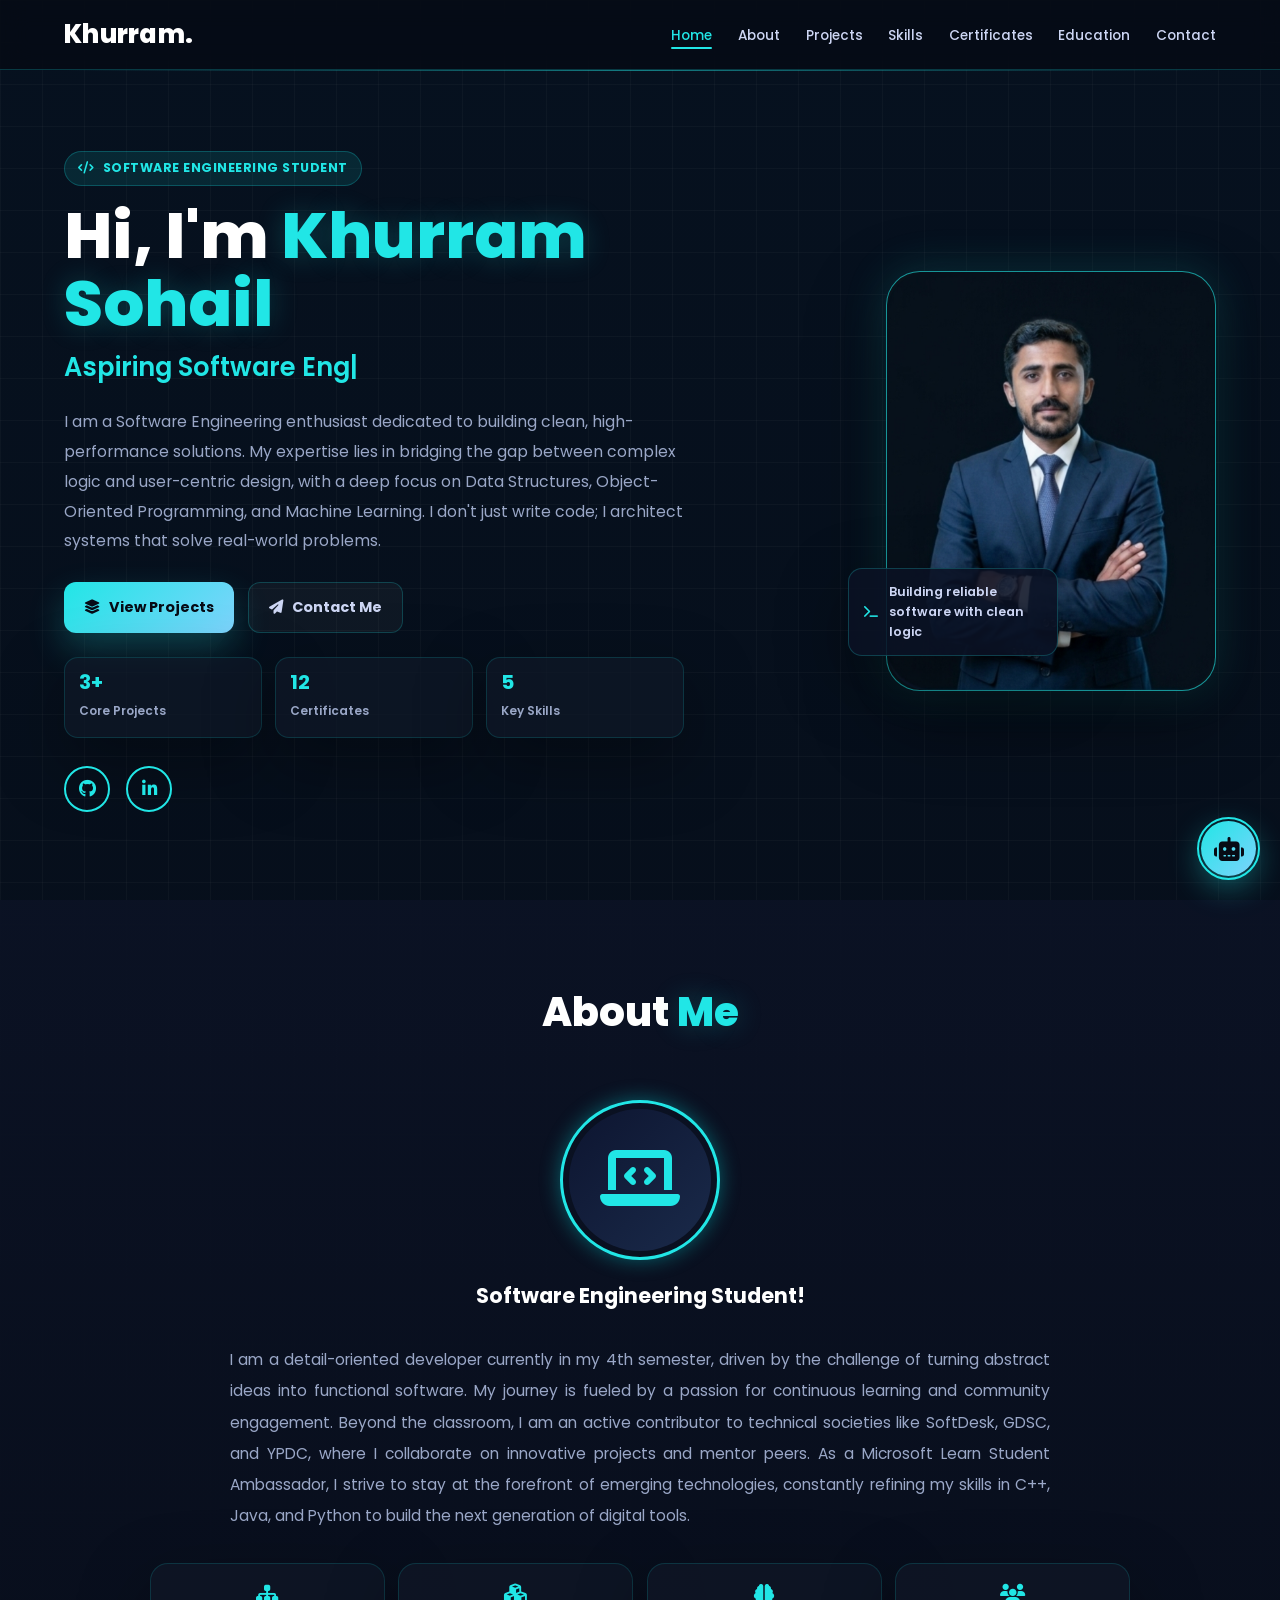
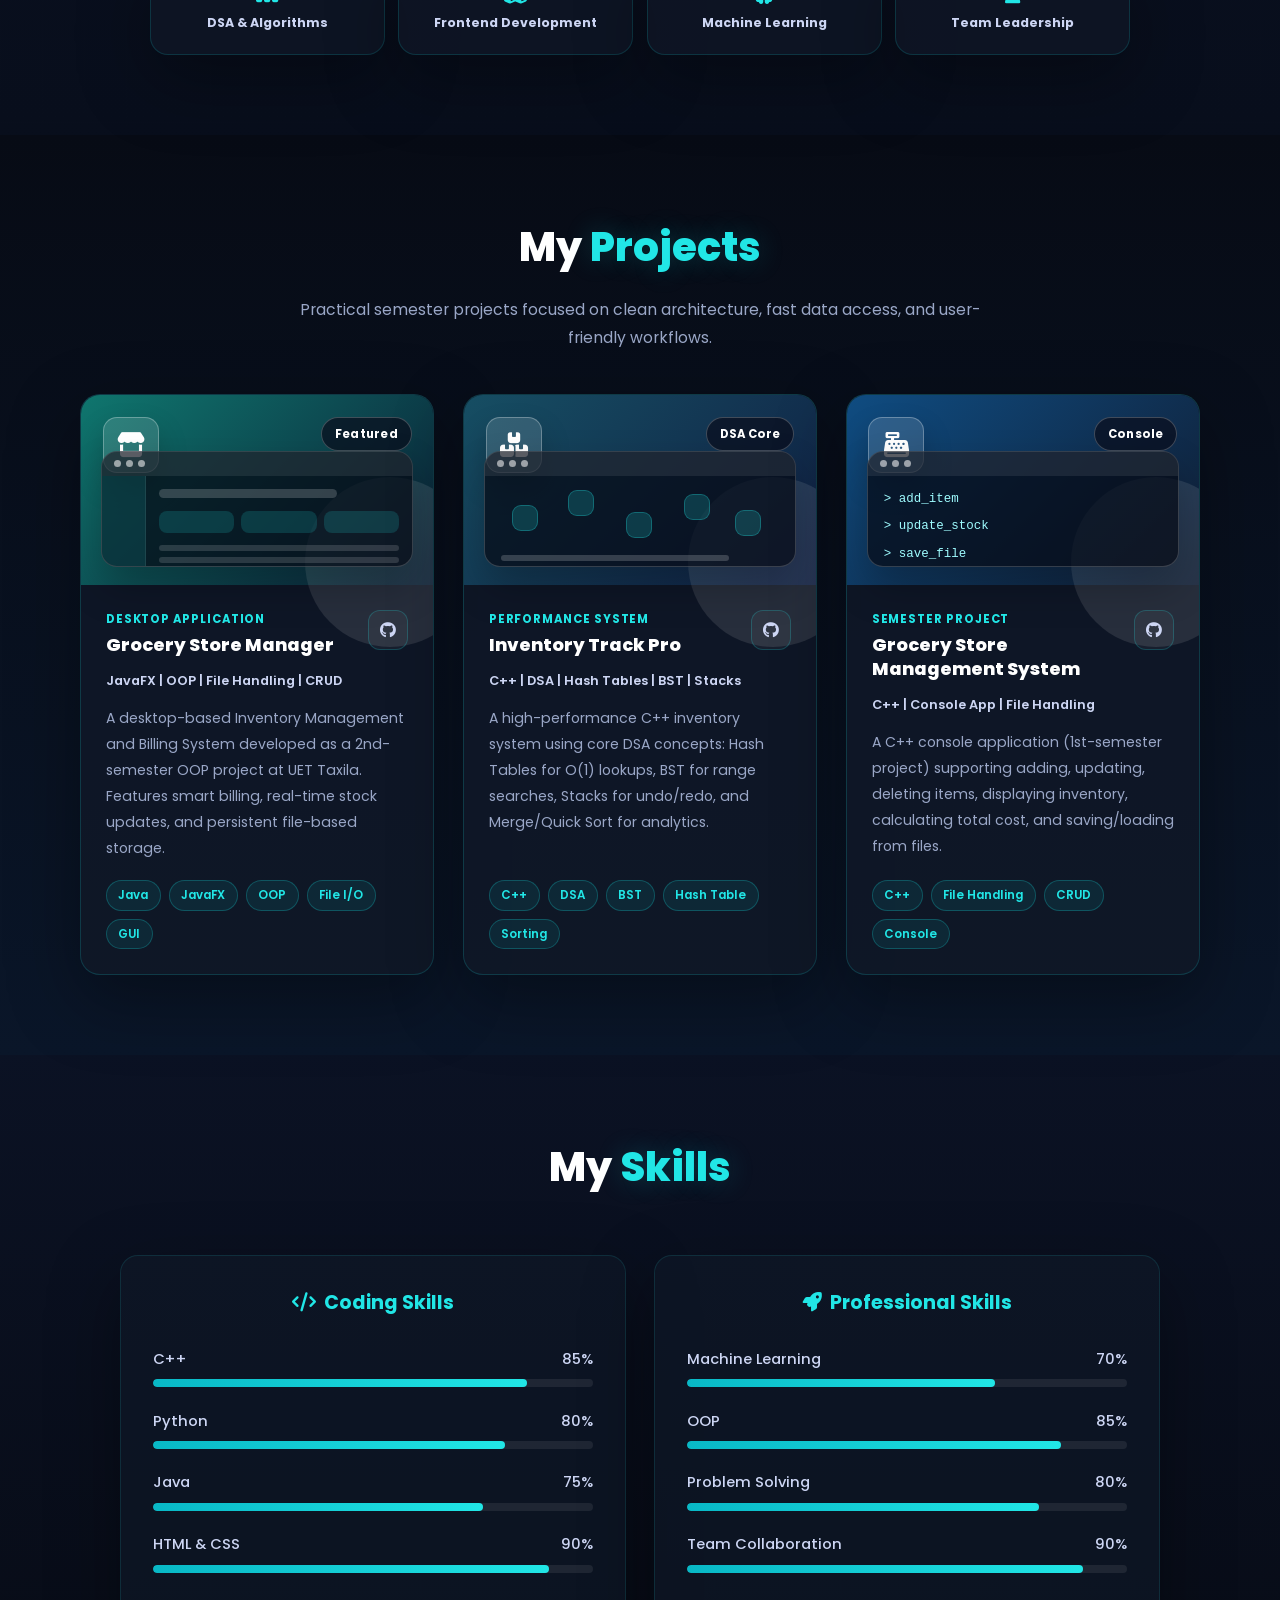
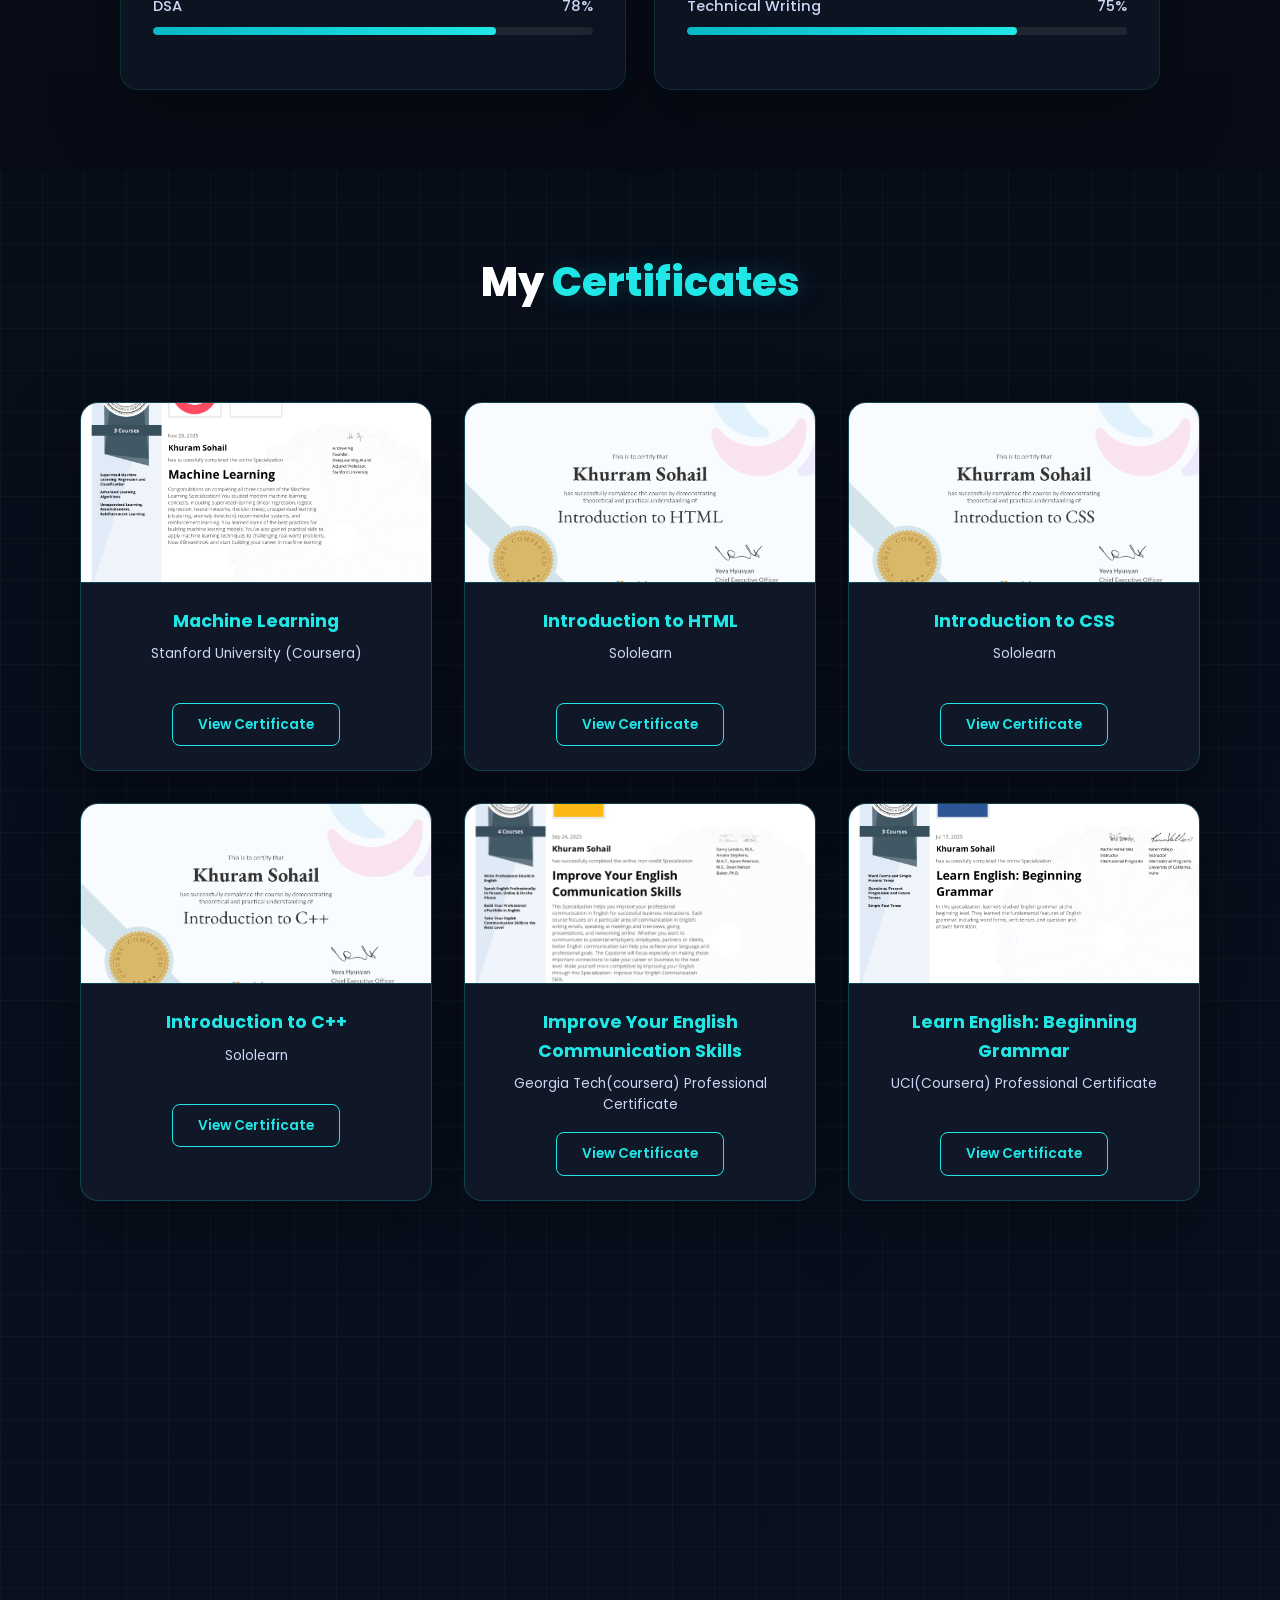
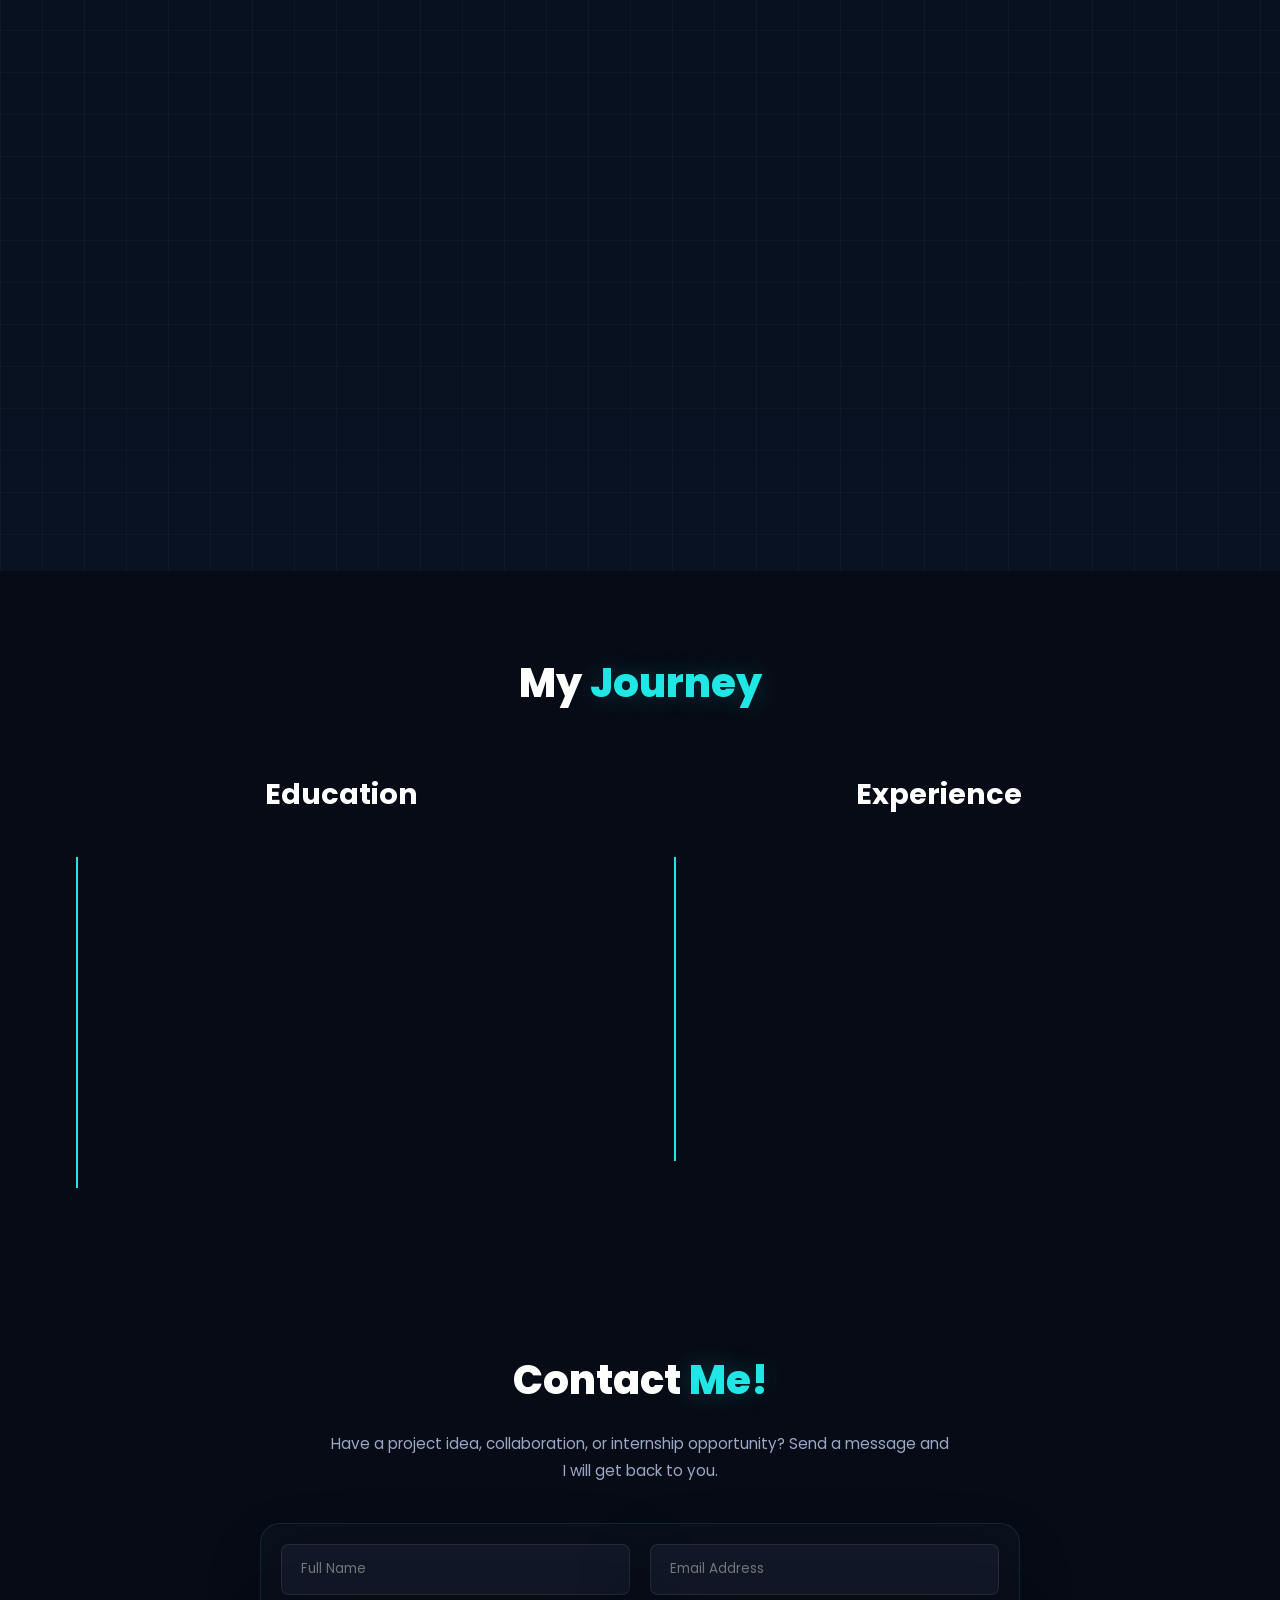
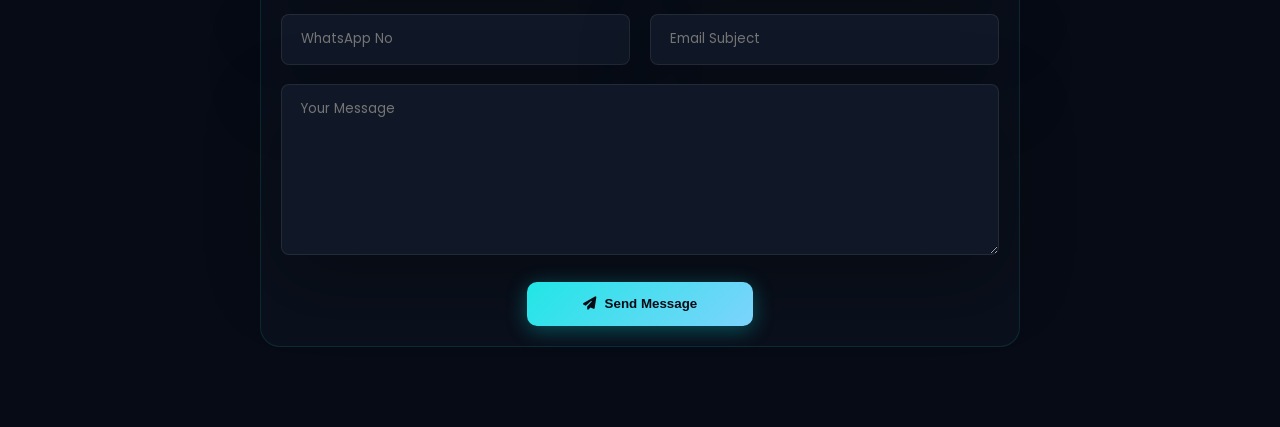
<file: index.html>
<!DOCTYPE html>
<html lang="en">
<head>
  <meta charset="UTF-8" />
  <meta name="viewport" content="width=device-width, initial-scale=1.0"/>
  <meta name="description" content="Khurram Sohail portfolio - Software Engineering student focused on C++, Java, Python, DSA, OOP, Machine Learning, and practical software projects." />
  <title>Khurram Sohail | Portfolio</title>
  <link rel="stylesheet" href="stylesheet.css" />
  <link href="https://fonts.googleapis.com/css2?family=Poppins:wght@300;400;500;600;700;800&display=swap" rel="stylesheet"/>
  <link rel="stylesheet" href="https://cdnjs.cloudflare.com/ajax/libs/font-awesome/6.5.0/css/all.min.css"/>
</head>
<body>

  <nav class="navbar" id="navbar">
    <div class="nav-logo">Khurram.</div>
    <ul class="nav-links">
      <li><a href="#home"         class="nav-link active">Home</a></li>
      <li><a href="#about"        class="nav-link">About</a></li>
      <li><a href="#projects"     class="nav-link">Projects</a></li>
      <li><a href="#skills"       class="nav-link">Skills</a></li>
      <li><a href="#certificates" class="nav-link">Certificates</a></li>
      <li><a href="#education"    class="nav-link">Education</a></li>
      <li><a href="#contact"      class="nav-link">Contact</a></li>
    </ul>
    <button class="hamburger" id="hamburger" type="button" aria-label="Open navigation menu" aria-expanded="false">
      <span></span><span></span><span></span>
    </button>
  </nav>

  <section class="home" id="home">
    <div class="home-content">
      <p class="availability-pill"><i class="fas fa-code"></i> Software Engineering Student</p>
      <h1>Hi, I'm <span class="highlight">Khurram Sohail</span></h1>
      <h2 class="typing-wrapper">
        <span id="typed-text"></span><span class="cursor">|</span>
      </h2>
      <p class="home-desc">
        I am a Software Engineering enthusiast dedicated to building clean, high-performance solutions. My expertise lies in bridging the gap between complex logic and user-centric design, with a deep focus on Data Structures, Object-Oriented Programming, and Machine Learning. I don't just write code; I architect systems that solve real-world problems.
      </p>
      <div class="hero-actions">
        <a href="#projects" class="primary-btn"><i class="fas fa-layer-group"></i> View Projects</a>
        <a href="#contact" class="secondary-btn"><i class="fas fa-paper-plane"></i> Contact Me</a>
      </div>
      <div class="hero-stats" aria-label="Portfolio highlights">
        <div class="stat-card">
          <strong>3+</strong>
          <span>Core Projects</span>
        </div>
        <div class="stat-card">
          <strong>12</strong>
          <span>Certificates</span>
        </div>
        <div class="stat-card">
          <strong>5</strong>
          <span>Key Skills</span>
        </div>
      </div>
      <div class="social-icons">
        <a href="https://github.com/KhuramSohail56" target="_blank" class="social-btn" title="GitHub">
          <i class="fab fa-github"></i>
        </a>
        <a href="https://www.linkedin.com/in/khurram-sohail-34046832a/" target="_blank" class="social-btn" title="LinkedIn">
          <i class="fab fa-linkedin-in"></i>
        </a>
      </div>
    </div>
   <div class="home-img">
      <div class="profile-card-note">
        <i class="fas fa-terminal"></i>
        <span>Building reliable software with clean logic</span>
      </div>
      <div class="img-box">
        <img src="khur.jpeg" alt="Khurram Sohail Profile Picture" />
      </div>
    </div>
  </section>

  <section class="about" id="about">
    <h2 class="section-heading">About <span class="highlight">Me</span></h2>
    <div class="about-container">
      <div class="about-avatar">
        <div class="avatar-ring">
          <div class="avatar-inner">
            <span class="avatar-emoji"><i class="fas fa-laptop-code"></i></span>
          </div>
        </div>
        <h3 class="about-title">Software Engineering Student!</h3>
      </div>
      <p class="about-text">
        I am a detail-oriented developer currently in my 4th semester, driven by the challenge of turning abstract ideas into functional software. My journey is fueled by a passion for continuous learning and community engagement. Beyond the classroom, I am an active contributor to technical societies like SoftDesk, GDSC, and YPDC, where I collaborate on innovative projects and mentor peers.

        As a Microsoft Learn Student Ambassador, I strive to stay at the forefront of emerging technologies, constantly refining my skills in C++, Java, and Python to build the next generation of digital tools.
      </p>
      <div class="about-highlights">
        <div class="about-highlight">
          <i class="fas fa-sitemap"></i>
          <span>DSA & Algorithms</span>
        </div>
        <div class="about-highlight">
          <i class="fas fa-cubes"></i>
          <span>Frontend Development</span>
        </div>
        <div class="about-highlight">
          <i class="fas fa-brain"></i>
          <span>Machine Learning</span>
        </div>
        <div class="about-highlight">
          <i class="fas fa-users"></i>
          <span>Team Leadership</span>
        </div>
      </div>
    </div>
  </section>

  <section class="projects" id="projects">
    <h2 class="section-heading">My <span class="highlight">Projects</span></h2>
    <p class="projects-intro">
      Practical semester projects focused on clean architecture, fast data access, and user-friendly workflows.
    </p>
    <div class="projects-grid">

      <div class="project-card">
        <div class="project-visual project-visual-java">
          <div class="project-thumb">
            <div class="thumb-topbar"><span></span><span></span><span></span></div>
            <div class="thumb-dashboard">
              <div class="thumb-sidebar"></div>
              <div class="thumb-main">
                <div class="thumb-line wide"></div>
                <div class="thumb-metrics">
                  <span></span><span></span><span></span>
                </div>
                <div class="thumb-table">
                  <span></span><span></span><span></span>
                </div>
              </div>
            </div>
          </div>
          <div class="project-icon"><i class="fas fa-store"></i></div>
          <span class="project-status">Featured</span>
        </div>
        <div class="project-body">
          <div class="project-header">
            <div>
              <p class="project-kicker">Desktop Application</p>
              <h3 class="project-title">Grocery Store Manager</h3>
            </div>
            <a class="project-link" href="https://github.com/KhuramSohail56/Grocery-Store-Manager-JavaFX" target="_blank" aria-label="View Grocery Store Manager on GitHub">
              <i class="fab fa-github"></i>
            </a>
          </div>
          <p class="project-sub">JavaFX | OOP | File Handling | CRUD</p>
          <p class="project-desc">A desktop-based Inventory Management and Billing System developed as a 2nd-semester OOP project at UET Taxila. Features smart billing, real-time stock updates, and persistent file-based storage.</p>
          <div class="project-tags">
            <span>Java</span><span>JavaFX</span><span>OOP</span><span>File I/O</span><span>GUI</span>
          </div>
        </div>
      </div>

      <div class="project-card">
        <div class="project-visual project-visual-dsa">
          <div class="project-thumb">
            <div class="thumb-topbar"><span></span><span></span><span></span></div>
            <div class="thumb-nodes">
              <span></span><span></span><span></span><span></span><span></span>
            </div>
            <div class="thumb-code">
              <span></span><span></span><span></span>
            </div>
          </div>
          <div class="project-icon"><i class="fas fa-boxes"></i></div>
          <span class="project-status">DSA Core</span>
        </div>
        <div class="project-body">
          <div class="project-header">
            <div>
              <p class="project-kicker">Performance System</p>
              <h3 class="project-title">Inventory Track Pro</h3>
            </div>
            <a class="project-link" href="https://github.com/KhuramSohail56/Inventory-Track-Pro-DSA" target="_blank" aria-label="View Inventory Track Pro on GitHub"><i class="fab fa-github"></i></a>
          </div>
          <p class="project-sub">C++ | DSA | Hash Tables | BST | Stacks</p>
          <p class="project-desc">A high-performance C++ inventory system using core DSA concepts: Hash Tables for O(1) lookups, BST for range searches, Stacks for undo/redo, and Merge/Quick Sort for analytics.</p>
          <div class="project-tags">
            <span>C++</span><span>DSA</span><span>BST</span><span>Hash Table</span><span>Sorting</span>
          </div>
        </div>
      </div>

      <div class="project-card">
        <div class="project-visual project-visual-cpp">
          <div class="project-thumb">
            <div class="thumb-topbar"><span></span><span></span><span></span></div>
            <div class="thumb-terminal">
              <span>&gt; add_item</span>
              <span>&gt; update_stock</span>
              <span>&gt; save_file</span>
            </div>
          </div>
          <div class="project-icon"><i class="fas fa-cash-register"></i></div>
          <span class="project-status">Console</span>
        </div>
        <div class="project-body">
          <div class="project-header">
            <div>
              <p class="project-kicker">Semester Project</p>
              <h3 class="project-title">Grocery Store Management System</h3>
            </div>
            <a class="project-link" href="https://github.com/KhuramSohail56/Grocery-Store-Management-System" target="_blank" aria-label="View Grocery Store Management System on GitHub"><i class="fab fa-github"></i></a>
          </div>
          <p class="project-sub">C++ | Console App | File Handling</p>
          <p class="project-desc">A C++ console application (1st-semester project) supporting adding, updating, deleting items, displaying inventory, calculating total cost, and saving/loading from files.</p>
          <div class="project-tags">
            <span>C++</span><span>File Handling</span><span>CRUD</span><span>Console</span>
          </div>
        </div>
      </div>

    </div>
  </section>

  <section class="skills" id="skills">
    <h2 class="section-heading">My <span class="highlight">Skills</span></h2>
    <div class="skills-grid">
      <div class="skills-col">
        <h3 class="skills-col-title"><span><i class="fas fa-code"></i></span> Coding Skills</h3>
        <div class="skill-item">
          <div class="skill-info"><span>C++</span><span>85%</span></div>
          <div class="skill-bar"><div class="skill-fill" data-width="85"></div></div>
        </div>
        <div class="skill-item">
          <div class="skill-info"><span>Python</span><span>80%</span></div>
          <div class="skill-bar"><div class="skill-fill" data-width="80"></div></div>
        </div>
        <div class="skill-item">
          <div class="skill-info"><span>Java</span><span>75%</span></div>
          <div class="skill-bar"><div class="skill-fill" data-width="75"></div></div>
        </div>
        <div class="skill-item">
          <div class="skill-info"><span>HTML &amp; CSS</span><span>90%</span></div>
          <div class="skill-bar"><div class="skill-fill" data-width="90"></div></div>
        </div>
        <div class="skill-item">
          <div class="skill-info"><span>DSA</span><span>78%</span></div>
          <div class="skill-bar"><div class="skill-fill" data-width="78"></div></div>
        </div>
      </div>
      <div class="skills-col">
        <h3 class="skills-col-title"><span><i class="fas fa-rocket"></i></span> Professional Skills</h3>
        <div class="skill-item">
          <div class="skill-info"><span>Machine Learning</span><span>70%</span></div>
          <div class="skill-bar"><div class="skill-fill" data-width="70"></div></div>
        </div>
        <div class="skill-item">
          <div class="skill-info"><span>OOP</span><span>85%</span></div>
          <div class="skill-bar"><div class="skill-fill" data-width="85"></div></div>
        </div>
        <div class="skill-item">
          <div class="skill-info"><span>Problem Solving</span><span>80%</span></div>
          <div class="skill-bar"><div class="skill-fill" data-width="80"></div></div>
        </div>
        <div class="skill-item">
          <div class="skill-info"><span>Team Collaboration</span><span>90%</span></div>
          <div class="skill-bar"><div class="skill-fill" data-width="90"></div></div>
        </div>
        <div class="skill-item">
          <div class="skill-info"><span>Technical Writing</span><span>75%</span></div>
          <div class="skill-bar"><div class="skill-fill" data-width="75"></div></div>
        </div>
      </div>
    </div>
  </section>
  
  <section class="certificates" id="certificates">
    <h2 class="section-heading">My <span class="highlight">Certificates</span></h2>
    <div class="cert-container">
      
      <div class="cert-card">
        <div class="cert-img">
          <img src="16-1.png" alt="Machine Learning">
          <div class="cert-content">
            <h4>Machine Learning</h4>
            <p>Stanford University (Coursera)</p>
            <a href="16-1.png" class="view-btn">View Certificate</a>
          </div>
        </div>
      </div>
      <div class="cert-card">
        <div class="cert-img">
          <img src="html.png" alt="Introduction to HTML">
          <div class="cert-content">
            <h4>Introduction to HTML</h4>
            <p>Sololearn</p>
            <a href="html.png" class="view-btn">View Certificate</a>
          </div>
        </div>
      </div>
      <div class="cert-card">
        <div class="cert-img">
          <img src="css.png" alt="Introduction to CSS">
          <div class="cert-content">
            <h4>Introduction to CSS</h4>
            <p>Sololearn</p>
            <a href="css.png" class="view-btn">View Certificate</a>
          </div>
        </div>
      </div>
      <div class="cert-card">
        <div class="cert-img">
          <img src="c++.png" alt="Introduction to C++">
          <div class="cert-content">
            <h4>Introduction to C++</h4>
            <p>Sololearn</p>
            <a href="c++.png" class="view-btn">View Certificate</a>
          </div>
        </div>
      </div>
       <div class="cert-card">
        <div class="cert-img">
          <img src="1.jpeg" alt="English">
          <div class="cert-content">
            <h4>Improve Your English Communication Skills</h4>
            <p>Georgia Tech(coursera) Professional Certificate</p>
            <a href="1.jpeg" class="view-btn">View Certificate</a>
          </div>
        </div>
      </div>
      <div class="cert-card">
        <div class="cert-img">
          <img src="englishcertificate-1.png" alt="English">
          <div class="cert-content">
            <h4>Learn English: Beginning Grammar</h4>
            <p>UCI(Coursera) Professional Certificate</p>
            <a href="englishcertificate-1.png" class="view-btn">View Certificate</a>
          </div>
        </div>
      </div>
      <div class="cert-card">
        <div class="cert-img">
          <img src="sql.jpeg" alt="SQL Specialization">
          <div class="cert-content">
            <h4>Introduction to SQL</h4>
            <p>sololearn Professional Certificate</p>
            <a href="sql.jpeg" class="view-btn">View Certificate</a>
          </div>
        </div>
      </div>
       <div class="cert-card">
        <div class="cert-img">
          <img src="6.jpeg" alt="Python">
          <div class="cert-content">
            <h4>Programming for Everybody (Getting Started with Python)</h4>
            <p>MICHIGAN University (Coursera)</p>
            <a href="6.jpeg" class="view-btn">View Certificate</a>
          </div>
        </div>
      </div>
       <div class="cert-card">
        <div class="cert-img">
          <img src="2.jpeg" alt="Python">
          <div class="cert-content">
            <h4>Crash Course on Python</h4>
            <p>Google Certificate</p>
            <a href="2.jpeg" class="view-btn">View Certificate</a>
          </div>
        </div>
      </div>
       <div class="cert-card">
        <div class="cert-img">
          <img src="9.jpeg" alt="GitHub">
          <div class="cert-content">
            <h4>Introduction to Git and GitHub</h4>
            <p>Google Certificate</p>
            <a href="9.jpeg" class="view-btn">View Certificate</a>
          </div>
        </div>
      </div>
      <div class="cert-card">
        <div class="cert-img">
          <img src="cyber.jpeg" alt="Cybersecurity">
          <div class="cert-content">
            <h4>Introduction to Cyber Security</h4>
            <p>SimpliLearn | Skillup</p>
            <a href="cyber.jpeg" class="view-btn">View Certificate</a>
          </div>
        </div>
      </div>
      <div class="cert-card">
        <div class="cert-img">
          <img src="12.jpeg" alt="Cybersecurity">
          <div class="cert-content">
            <h4>Introduction to Cybersecurity Tools & Cyberattacks</h4>
            <p>IBM(coursera)</p>
            <a href="12.jpeg" class="view-btn">View Certificate</a>
          </div>
        </div>
      </div>

    </div>
  </section>

  <section class="journey" id="education">
  <h2 class="section-heading">My <span class="highlight">Journey</span></h2>
  <div class="journey-container">
    <div class="journey-column">
      <h3 class="journey-title">Education</h3>
      <div class="journey-box">
        <div class="journey-card">
          <div class="card-dot"></div>
          <div class="card-date">2024 - 2028</div>
          <h4 class="card-title">BS Software Engineering - UET Taxila</h4>
          <p class="card-desc">
            Currently pursuing a Bachelor's degree in Software Engineering at the University of Engineering and Technology, Taxila. 
            Gaining a strong foundation in advanced development methodologies, data structures, and algorithms while actively contributing 
            to societies like SoftDesk, GDSC, and YPDC.
          </p>
        </div>
      </div>
    </div>

    <div class="journey-column">
      <h3 class="journey-title">Experience</h3>
      <div class="journey-box">
        <div class="journey-card">
          <div class="card-dot"></div>
          <div class="card-date">2025 - Present</div>
          <h4 class="card-title">Python & C++ Development Specialist</h4>
          <p class="card-desc">
            Architecting efficient solutions for complex logic problems using C++ and Python, focusing on modular code design 
            and performance optimization. Serving as a Microsoft Learn Student Ambassador (MLSA) to mentor peers and 
            collaborate on innovative software projects.
          </p>
        </div>
      </div>
    </div>
  </div>
</section>

  <section class="contact" id="contact">
    <h2 class="section-heading">Contact <span class="highlight">Me!</span></h2>
    <p class="contact-intro">
      Have a project idea, collaboration, or internship opportunity? Send a message and I will get back to you.
    </p>
    <form action="https://formspree.io/f/mgordgvj" method="POST" class="contact-form" id="contact-form">
      <div class="form-row">
        <input type="text" name="Name" placeholder="Full Name" required />
        <input type="email" name="Email" placeholder="Email Address" required />
      </div>
      <div class="form-row">
        <input type="tel" name="phone" placeholder="WhatsApp No" /> 
        <input type="text" name="_subject" placeholder="Email Subject"/> 
      </div>
      <textarea name="Message" placeholder="Your Message" rows="7" required></textarea>
      <button type="submit" class="submit-btn"><i class="fas fa-paper-plane"></i> Send Message</button>
    </form>
  </section>

  <a href="#home" class="scroll-top" id="scrollTop" title="Back to top">
    <i class="fas fa-arrow-up"></i>
  </a>

  <div class="ai-chat-wrapper" id="aiChatWrapper">
    <button class="ai-chat-toggle" id="aiChatToggle" title="Ask my AI Assistant">
      <i class="fas fa-robot"></i>
      <span class="ai-pulse"></span>
    </button>
    <div class="ai-chat-container" id="aiChatContainer">
      <div class="ai-chat-header">
        <div class="ai-bot-info">
          <div class="ai-avatar-icon"><i class="fas fa-brain"></i></div>
          <div>
            <h4>Khurram's AI</h4>
            <p><span class="online-dot"></span> Online Assistant</p>
          </div>
        </div>
        <button class="ai-chat-close" id="aiChatClose"><i class="fas fa-times"></i></button>
      </div>
      <div class="ai-chat-messages" id="aiChatMessages">
        <div class="ai-message bot">
          Hi! I'm Khurram's AI assistant. Ask me anything about his projects, skills, or education!
        </div>
      </div>
      <div class="ai-chat-suggestions">
        <button class="ai-suggest-btn">Tell me about his projects</button>
        <button class="ai-suggest-btn">What are his coding skills?</button>
        <button class="ai-suggest-btn">Contact Info?</button>
      </div>
      <form class="ai-chat-input-area" id="aiChatForm">
        <input type="text" id="aiChatInput" placeholder="Type your question here..." required autocomplete="off"/>
        <button type="submit" class="ai-send-btn" aria-label="Send message"><i class="fas fa-paper-plane"></i></button>
      </form>
    </div>
  </div>

  <script src="main.js"></script>
</body>
</html>
</file>
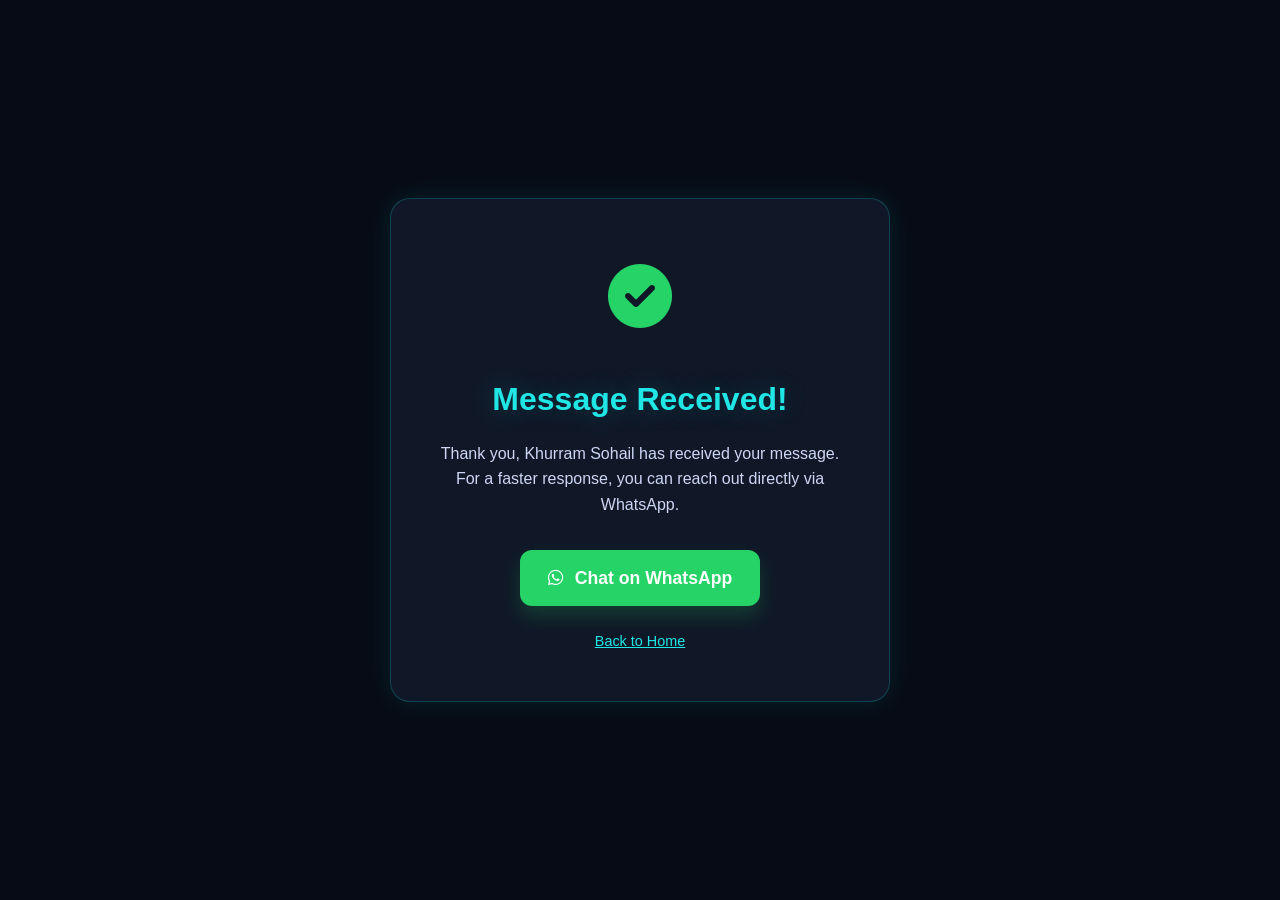
<file: thankyou.html>
<!DOCTYPE html>
<html lang="en">
<head>
    <meta charset="UTF-8">
    <meta name="viewport" content="width=device-width, initial-scale=1.0">
    <title>Thank You | Khurram Sohail</title>
    <link rel="stylesheet" href="stylesheet.css">
    <link rel="stylesheet" href="https://cdnjs.cloudflare.com/ajax/libs/font-awesome/6.5.0/css/all.min.css"/>
    <style>
        .success-wrapper {
            height: 100vh;
            display: flex;
            align-items: center;
            justify-content: center;
            background-color: var(--bg-primary);
        }
        .success-card {
            background: var(--bg-card);
            padding: 3rem;
            border-radius: 20px;
            border: 1px solid var(--border);
            text-align: center;
            max-width: 500px;
            box-shadow: 0 0 30px rgba(20, 243, 243, 0.1);
        }
        .success-icon {
            font-size: 4rem;
            color: #25D366;
            margin-bottom: 1.5rem;
        }
        .whatsapp-btn {
            display: inline-flex;
            align-items: center;
            gap: 12px;
            background: #25D366;
            color: white;
            padding: 14px 28px;
            border-radius: 12px;
            font-weight: 700;
            font-size: 1.1rem;
            margin-top: 2rem;
            transition: 0.3s ease;
            box-shadow: 0 10px 20px rgba(37, 211, 102, 0.2);
        }
        .whatsapp-btn:hover {
            background: #1da851;
            transform: translateY(-5px);
            color: white;
        }
        .back-link {
            display: block;
            margin-top: 1.5rem;
            color: var(--accent);
            font-size: 0.9rem;
            text-decoration: underline;
        }
    </style>
</head>
<body>

    <div class="success-wrapper">
        <div class="success-card">
            <div class="success-icon">
                <i class="fas fa-check-circle"></i>
            </div>
            <h1 class="highlight">Message Received!</h1>
            <p style="color: var(--text-secondary); margin-top: 1rem;">
                Thank you, Khurram Sohail has received your message. For a faster response, you can reach out directly via WhatsApp.
            </p>

            <a href="https://wa.me/923313235733?text=Hi%20Khurram,%20I%20visited%20your%20portfolio%20and%20wanted%20to%20connect!" 
               class="whatsapp-btn" target="_blank">
                <i class="fab fa-whatsapp"></i> Chat on WhatsApp
            </a>

            <a href="index.html" class="back-link">Back to Home</a>
        </div>
    </div>

</body>
</html>
</file>
<file: stylesheet.css>
/* ============================================================
   KHURRAM SOHAIL PORTFOLIO — STYLESHEET.CSS (UPDATED WITH AI)
   ============================================================ */

*, *::before, *::after { margin:0; padding:0; box-sizing:border-box; }

:root {
  --bg-primary:    #0a0f1e;
  --bg-secondary:  #0d1530;
  --bg-card:       #111827;
  --bg-card-hover: #141d35;
  --accent:        #14f3f3; 
  --accent-dark:   #00a8a8;
  --text-primary:  #ffffff;
  --text-secondary:#cdd6f4;
  --text-muted:    #8892b0;
  --border:        rgba(20, 243, 243, 0.2);
  --font:          'Poppins', sans-serif;
  --nav-height:    70px;
}

html { scroll-behavior: smooth; }

body {
  font-family: var(--font);
  background:linear-gradient(180deg, var(--bg-primary), #070b16 42%, var(--bg-primary));
  color: var(--text-primary);
  overflow-x: hidden;
  line-height: 1.6;
}

a  { text-decoration: none; color: inherit; }
ul { list-style: none; }
img { max-width: 100%; display: block; }
a:focus-visible, button:focus-visible, input:focus-visible, textarea:focus-visible {
  outline:2px solid var(--accent);
  outline-offset:4px;
}

/* ===== NAVBAR ===== */
.navbar {
  position: fixed; top:0; left:0; right:0;
  height: var(--nav-height);
  display: flex; align-items: center; justify-content: space-between;
  padding: 0 5%;
  background: var(--bg-primary);
  border-bottom: 1px solid var(--border);
  z-index: 1000; transition: background 0.3s;
}
.navbar.scrolled {
  background: rgba(10,15,30,0.97);
  backdrop-filter: blur(10px);
  box-shadow: 0 2px 20px rgba(0,0,0,0.4);
}
.nav-logo { font-size:1.6rem; font-weight:700; }
.nav-links { display:flex; gap:1.6rem; }
.nav-link {
  font-size:0.85rem; font-weight:500;
  color:var(--text-secondary);
  transition:color 0.25s;
  position:relative; padding-bottom:4px;
}
.nav-link::after {
  content:''; position:absolute; bottom:0; left:0;
  width:0; height:2px; background:var(--accent);
  transition:width 0.3s; border-radius:2px;
}
.nav-link:hover, .nav-link.active { color:var(--accent); }
.nav-link:hover::after, .nav-link.active::after { width:100%; }
.hamburger {
  display:none;
  flex-direction:column;
  gap:5px;
  cursor:pointer;
  background:transparent;
  border:0;
  padding:0.4rem;
}
.hamburger span {
  display:block;
  width:25px;
  height:3px;
  background:var(--text-primary);
  border-radius:2px;
  transition:transform 0.25s ease, opacity 0.25s ease;
}
.hamburger.active span:nth-child(1) { transform:translateY(8px) rotate(45deg); }
.hamburger.active span:nth-child(2) { opacity:0; }
.hamburger.active span:nth-child(3) { transform:translateY(-8px) rotate(-45deg); }

/* ===== HOME ===== */
.home {
  min-height:100vh; display:flex;
  align-items:center; justify-content:space-between;
  padding: calc(var(--nav-height) + 3rem) 5% 4rem; gap:3rem;
}
.home-content { flex:1; max-width:620px; }
.availability-pill {
  display:inline-flex;
  align-items:center;
  gap:0.5rem;
  padding:0.42rem 0.82rem;
  margin-bottom:1rem;
  border-radius:999px;
  background:rgba(20,243,243,0.1);
  border:1px solid rgba(20,243,243,0.22);
  color:var(--accent);
  font-size:0.78rem;
  font-weight:700;
  letter-spacing:0.04em;
  text-transform:uppercase;
}
.home-content h1 { font-size:clamp(2rem,4.5vw,3.2rem); font-weight:800; line-height:1.15; margin-bottom:0.6rem; }
.highlight { color:var(--accent); }
.typing-wrapper { font-size:clamp(1.1rem,2.5vw,1.6rem); font-weight:600; color:var(--accent); margin-bottom:1.2rem; min-height:2.4rem; }
.cursor { display:inline-block; animation:blink 0.75s step-end infinite; }
@keyframes blink { 0%,100%{opacity:1} 50%{opacity:0} }
.home-desc { font-size:0.98rem; color:var(--text-muted); line-height:1.9; margin-bottom:1.6rem; }

.hero-actions {
  display:flex;
  flex-wrap:wrap;
  gap:0.9rem;
  margin-bottom:1.5rem;
}
.primary-btn,
.secondary-btn {
  min-height:46px;
  display:inline-flex;
  align-items:center;
  justify-content:center;
  gap:0.55rem;
  padding:0.8rem 1.25rem;
  border-radius:10px;
  font-size:0.9rem;
  font-weight:700;
  transition:transform 0.22s ease, box-shadow 0.22s ease, border-color 0.22s ease, background 0.22s ease;
}
.primary-btn {
  background:var(--accent);
  color:var(--bg-primary);
  box-shadow:0 12px 28px rgba(20,243,243,0.24);
}
.secondary-btn {
  border:1px solid var(--border);
  color:var(--text-secondary);
  background:rgba(255,255,255,0.04);
}
.primary-btn:hover,
.secondary-btn:hover {
  transform:translateY(-3px);
}
.secondary-btn:hover {
  border-color:var(--accent);
  color:var(--accent);
}
.hero-stats {
  display:grid;
  grid-template-columns:repeat(3,minmax(0,1fr));
  gap:0.8rem;
  margin-bottom:1.7rem;
}
.stat-card {
  padding:0.9rem;
  border-radius:12px;
  background:rgba(17,24,39,0.68);
  border:1px solid rgba(20,243,243,0.14);
}
.stat-card strong {
  display:block;
  color:var(--accent);
  font-size:1.25rem;
  line-height:1;
  margin-bottom:0.34rem;
}
.stat-card span {
  color:var(--text-muted);
  font-size:0.75rem;
  font-weight:600;
}

.social-icons { display:flex; gap:1rem; }
.social-btn {
  width:46px; height:46px; border-radius:50%;
  border:2px solid var(--accent);
  display:flex; align-items:center; justify-content:center;
  color:var(--accent); font-size:1.1rem;
  transition:background 0.25s, transform 0.25s;
}
.social-btn:hover { background:var(--accent); color:var(--bg-primary); transform:translateY(-3px); }

.home-img { 
  flex: 0 0 auto; 
  display: flex; 
  align-items: center; 
  justify-content: center; 
  perspective: 1000px;
}

.img-box {
  position: relative; 
  width: 330px; 
  height: 420px; 
  border-radius: 45px; 
  border: 4px solid var(--accent);
  overflow: hidden; 
  background: #09121a;
  display: flex; 
  align-items: center; 
  justify-content: center;
  box-shadow: 0 0 40px rgba(20, 243, 243, 0.4);
  transition: transform 0.4s ease, box-shadow 0.4s ease;
}

.img-box img { 
  width: 100%; 
  height: 100%; 
  object-fit: cover; 
  border-radius: 40px;
  transition: transform 0.4s ease;
}

.img-box:hover {
  transform: translateY(-10px) rotateY(-5deg);
  box-shadow: 0 15px 60px rgba(20, 243, 243, 0.6);
}

.img-glow {
  position: absolute; 
  inset: -1px; 
  border-radius: 45px;
  pointer-events: none;
  z-index: 2;
  box-shadow: inset 0 0 20px rgba(20, 243, 243, 0.3);
}

/* ===== SHARED ===== */
section { padding:5rem 5%; }
.section-heading { font-size:clamp(1.8rem,3.5vw,2.5rem); font-weight:800; text-align:center; margin-bottom:3.5rem; }

/* ===== ABOUT ===== */
.about { background:var(--bg-secondary); }
.about-container { max-width:780px; margin:0 auto; text-align:center; }
.about-avatar { display:flex; flex-direction:column; align-items:center; margin-bottom:2rem; }
.avatar-ring {
  width:160px; height:160px; border-radius:50%;
  border:3px solid var(--accent); padding:6px;
  box-shadow: 0 0 20px rgba(0,212,212,0.4);
  animation:pulseRing 3s ease-in-out infinite; margin-bottom:1.2rem;
}
@keyframes pulseRing {
  0%,100%{ box-shadow:0 0 20px rgba(0,212,212,0.4); }
  50%    { box-shadow:0 0 40px rgba(0,212,212,0.7); }
}
.avatar-inner { width:100%; height:100%; border-radius:50%; background:linear-gradient(135deg,#0d1530,#1a2a4a); display:flex; align-items:center; justify-content:center; }
.avatar-emoji { font-size:4rem; color:var(--accent); }
.about-title  { font-size:1.3rem; font-weight:700; }
.about-text   { font-size:0.97rem; color:var(--text-muted); line-height:2; text-align:justify; }
.about-highlights {
  display:grid;
  grid-template-columns:repeat(4,minmax(0,1fr));
  gap:0.85rem;
  margin-top:2rem;
}
.about-highlight {
  min-height:92px;
  padding:1rem 0.75rem;
  border-radius:12px;
  background:rgba(17,24,39,0.7);
  border:1px solid rgba(20,243,243,0.14);
  display:flex;
  flex-direction:column;
  align-items:center;
  justify-content:center;
  gap:0.55rem;
  color:var(--text-secondary);
  font-size:0.78rem;
  font-weight:700;
}
.about-highlight i { color:var(--accent); font-size:1.25rem; }

/* ===== JOURNEY ===== */
.journey { background: var(--bg-primary); padding: 5rem 5%; }
.journey-container { display: flex; justify-content: center; gap: 3rem; flex-wrap: wrap; max-width: 1200px; margin: 0 auto; }
.journey-column { flex: 1; min-width: 320px; max-width: 550px; }
.journey-title { font-size: 1.8rem; font-weight: 700; text-align: center; margin-bottom: 2.5rem; color: var(--text-primary); }
.journey-box { border-left: 2px solid var(--accent); padding-left: 2.5rem; position: relative; margin-left: 10px; }
.journey-card { background: var(--bg-card); border: 2px solid var(--border); padding: 2rem; border-radius: 15px; position: relative; transition: all 0.4s cubic-bezier(0.4, 0, 0.2, 1); }
.journey-card:hover { border-color: var(--accent); transform: translateX(12px); box-shadow: 0 10px 30px rgba(20, 243, 243, 0.15); }
.card-dot { position: absolute; left: -11px; top: 35px; width: 20px; height: 20px; background: var(--accent); border-radius: 50%; box-shadow: 0 0 15px var(--accent); z-index: 10; transition: 0.3s ease; }
.journey-card:hover ~ .card-dot, .journey-box:hover .card-dot { transform: scale(1.2); box-shadow: 0 0 25px var(--accent); }
.journey-card::before { content: ''; position: absolute; top: 44px; left: -2.5rem; width: 2.5rem; height: 2px; background: var(--accent); z-index: 1; }
.card-date { background: rgba(20, 243, 243, 0.1); color: var(--accent); font-weight: 600; display: inline-block; padding: 5px 15px; border-radius: 6px; margin-bottom: 1.2rem; font-size: 0.85rem; letter-spacing: 0.5px; }
.card-title { font-size: 1.25rem; color: var(--text-primary); margin-bottom: 1rem; font-weight: 700; }
.card-desc { font-size: 0.95rem; color: var(--text-muted); line-height: 1.8; text-align: justify; }

/* ===== SKILLS ===== */
.skills { background:var(--bg-secondary); }
.skills-grid { display:grid; grid-template-columns:1fr 1fr; gap:4rem; max-width:960px; margin:0 auto; }
.skills-col-title { font-size:1.2rem; font-weight:700; color:var(--accent); text-align:center; margin-bottom:1.8rem; display:flex; align-items:center; justify-content:center; gap:0.5rem; }
.skill-item { margin-bottom:1.4rem; }
.skill-info { display:flex; justify-content:space-between; margin-bottom:0.5rem; font-size:0.92rem; color:var(--text-secondary); font-weight:500; }
.skill-bar  { width:100%; height:8px; background:rgba(255,255,255,0.08); border-radius:10px; overflow:hidden; }
.skill-fill { height:100%; width:0; border-radius:10px; background:linear-gradient(90deg,var(--accent-dark),var(--accent)); transition:width 1.4s cubic-bezier(0.4,0,0.2,1); }

/* ===== PROJECTS ===== */
.projects { background:linear-gradient(180deg,var(--bg-primary),#0c1428); }
.projects-intro { max-width: 680px; margin: -2.4rem auto 2.6rem; color: var(--text-muted); text-align: center; font-size: 0.98rem; line-height: 1.8; }
.projects-grid { display:grid; grid-template-columns:repeat(auto-fit,minmax(290px,1fr)); gap:1.8rem; max-width:1120px; margin:0 auto; }
.project-card { position:relative; overflow:hidden; background:rgba(17,24,39,0.86); border:1px solid rgba(20,243,243,0.16); border-radius:18px; display:flex; flex-direction:column; min-height:430px; box-shadow:0 18px 45px rgba(0,0,0,0.24); transition:transform 0.28s ease, border-color 0.28s ease, box-shadow 0.28s ease; }
.project-card::before { content:''; position:absolute; inset:0; background:linear-gradient(135deg,rgba(20,243,243,0.12),transparent 38%); opacity:0; pointer-events:none; transition:opacity 0.28s ease; }
.project-card:hover { transform:translateY(-8px); border-color:rgba(20,243,243,0.55); box-shadow:0 24px 60px rgba(0,0,0,0.34), 0 0 28px rgba(20,243,243,0.12); }
.project-card:hover::before { opacity:1; }
.project-visual { position:relative; min-height:130px; padding:1.35rem; display:flex; align-items:flex-start; justify-content:space-between; isolation:isolate; }
.project-visual::after { content:''; position:absolute; right:-42px; bottom:-62px; width:170px; height:170px; border-radius:50%; background:rgba(255,255,255,0.1); z-index:-1; }
.project-visual-java { background:linear-gradient(135deg,#0f766e,#13233f); }
.project-visual-dsa { background:linear-gradient(135deg,#155e75,#172554); }
.project-visual-cpp { background:linear-gradient(135deg,#0f4c81,#12243f); }
.project-icon { width:56px; height:56px; border-radius:14px; background:rgba(255,255,255,0.13); border:1px solid rgba(255,255,255,0.28); display:flex; align-items:center; justify-content:center; font-size:1.55rem; color:#ffffff; box-shadow:0 14px 30px rgba(0,0,0,0.2); }
.project-status { padding:0.42rem 0.8rem; border-radius:999px; background:rgba(10,15,30,0.72); border:1px solid rgba(255,255,255,0.22); color:#ffffff; font-size:0.72rem; font-weight:700; letter-spacing:0.02em; }
.project-body { position:relative; padding:1.45rem; display:flex; flex:1; flex-direction:column; gap:0.85rem; }
.project-header { display:flex; justify-content:space-between; align-items:flex-start; gap:1rem; }
.project-kicker { color:var(--accent); font-size:0.72rem; font-weight:700; letter-spacing:0.08em; text-transform:uppercase; margin-bottom:0.28rem; }
.project-link { flex:0 0 auto; width:40px; height:40px; border-radius:12px; border:1px solid var(--border); display:flex; align-items:center; justify-content:center; color:var(--text-secondary); background:rgba(255,255,255,0.04); transition:color 0.22s ease, border-color 0.22s ease, background 0.22s ease, transform 0.22s ease; }
.project-link:hover { color:var(--bg-primary); border-color:var(--accent); background:var(--accent); transform:translateY(-2px); }
.project-title { font-size:1.12rem; font-weight:800; line-height:1.35; }
.project-sub { font-size:0.8rem; color:var(--text-secondary); font-weight:600; }
.project-desc { font-size:0.88rem; color:var(--text-muted); line-height:1.85; flex:1; }
.project-tags { display:flex; flex-wrap:wrap; gap:0.5rem; margin-top:0.35rem; }
.project-tags span { font-size:0.74rem; padding:0.3rem 0.72rem; border-radius:999px; background:rgba(20,243,243,0.08); color:var(--accent); border:1px solid rgba(20,243,243,0.22); font-weight:600; }

/* ===== CERTIFICATES ===== */
.cert-container { display: grid; grid-template-columns: repeat(auto-fit, minmax(280px, 1fr)); gap: 2rem; padding: 2rem 0; max-width: 1120px; margin: 0 auto; }
.cert-card { background: var(--bg-card); border-radius: 15px; overflow: hidden; border: 1px solid var(--border); transition: transform 0.3s ease; }
.cert-card:hover { transform: translateY(-5px); border-color: var(--accent); }
.cert-img { position: relative; width: 100%; }
.cert-img img { width: 100%; height: 180px; object-fit: cover; border-bottom: 1px solid var(--border); }
.cert-content { padding: 1.5rem; text-align: center; background: var(--bg-card); }
.cert-content h4 { color: var(--accent); font-size: 1.1rem; margin-bottom: 0.5rem; }
.cert-content p { font-size: 0.85rem; color: var(--text-secondary); margin-bottom: 1.2rem; height: 40px; }
.view-btn { display: inline-block; padding: 10px 25px; background: transparent; color: var(--accent); border: 1px solid var(--accent); border-radius: 8px; font-size: 0.85rem; font-weight: 600; transition: 0.3s ease; }
.view-btn:hover { background: var(--accent); color: var(--bg-primary); box-shadow: 0 0 15px var(--accent); }

/* ===== CONTACT ===== */
.contact { background:var(--bg-primary); }
.contact-intro { max-width:620px; margin:-2.4rem auto 2.4rem; color:var(--text-muted); text-align:center; line-height:1.8; font-size:0.95rem; }
.contact-form { max-width:700px; margin:0 auto; display:flex; flex-direction:column; gap:1.2rem; }
.form-row { display:grid; grid-template-columns:1fr 1fr; gap:1.2rem; }
.contact-form input, .contact-form textarea { width:100%; padding:0.9rem 1.2rem; background:var(--bg-card); border:1px solid rgba(255,255,255,0.08); border-radius:8px; color:var(--text-primary); font-family:var(--font); outline:none; transition:border-color 0.25s; }
.contact-form input:focus, .contact-form textarea:focus { border-color:var(--accent); box-shadow:0 0 10px rgba(0,212,212,0.2); }
.submit-btn { display:flex; align-items:center; justify-content:center; gap:0.55rem; margin:0.5rem auto 0; padding:0.9rem 3.5rem; background:var(--accent); color:var(--bg-primary); font-weight:800; border:none; border-radius:10px; cursor:pointer; box-shadow:0 4px 20px rgba(0,212,212,0.35); transition:background 0.25s, transform 0.2s; }
.submit-btn:hover { background:var(--accent-dark); transform:translateY(-3px); }

/* ===== SCROLL TO TOP ===== */
.scroll-top { position:fixed; bottom:2rem; right:2rem; width:46px; height:46px; background:var(--accent); color:var(--bg-primary); border-radius:50%; display:flex; align-items:center; justify-content:center; opacity:0; pointer-events:none; transition:opacity 0.35s, transform 0.25s; z-index:999; }
.scroll-top.visible { opacity:1; pointer-events:all; }

/* ===== RESPONSIVE ===== */
@media (max-width:900px) {
  .journey-grid, .skills-grid { grid-template-columns:1fr; gap:2rem; }
  .home { flex-direction:column; text-align:center; padding-top:calc(var(--nav-height) + 2rem); }
  .home-content { max-width:100%; order: 2; }
  .availability-pill, .hero-actions, .social-icons { justify-content:center; }
  .home-img { order: 1; margin-bottom: 2rem; }
  .img-box { width:280px; height:350px; border-radius:35px; }
}
@media (max-width:650px) {
  .form-row { grid-template-columns:1fr; }
  .nav-links { position:absolute; top:var(--nav-height); left:5%; right:5%; display:none; flex-direction:column; gap:0; padding:0.8rem; border:1px solid var(--border); border-radius:14px; background:rgba(10,15,30,0.98); box-shadow:0 18px 42px rgba(0,0,0,0.38); }
  .nav-links.open { display:flex; }
  .nav-links li { width:100%; }
  .nav-link { display:block; padding:0.82rem 0.9rem; border-radius:10px; }
  .nav-link:hover, .nav-link.active { background:rgba(20,243,243,0.08); }
  .hamburger { display:flex; }
  section { padding:4rem 5%; }
  .home { gap:1.3rem; }
  .home-desc { text-align:left; }
  .hero-actions { flex-direction:column; }
  .primary-btn, .secondary-btn { width:100%; }
  .hero-stats { grid-template-columns:1fr; }
  .about-highlights { grid-template-columns:1fr 1fr; }
  .projects-grid { grid-template-columns:1fr; }
  .projects-intro { margin-top:-2rem; font-size:0.9rem; }
  .project-card { min-height:auto; border-radius:14px; }
  .project-visual { min-height:112px; padding:1.1rem; }
  .project-body { padding:1.2rem; }
  .project-header { align-items:flex-start; }
  .project-title { font-size:1rem; }
  .project-link { width:38px; height:38px; border-radius:10px; }
}

/* ===== PREMIUM PORTFOLIO POLISH ===== */
:root {
  --bg-primary:#070b15;
  --bg-secondary:#0b1224;
  --bg-card:#101827;
  --bg-card-hover:#142139;
  --accent:#21e6e6;
  --accent-dark:#08b8c6;
  --accent-soft:#7dd3fc;
  --text-muted:#9aa7c7;
  --shadow-soft:0 24px 70px rgba(0,0,0,0.34);
}

body {
  background:
    linear-gradient(rgba(255,255,255,0.028) 1px, transparent 1px),
    linear-gradient(90deg, rgba(255,255,255,0.028) 1px, transparent 1px),
    linear-gradient(180deg, #06111f 0%, #070b15 38%, #091528 100%);
  background-size:42px 42px, 42px 42px, auto;
}

.navbar { background:rgba(7,11,21,0.84); backdrop-filter:blur(14px); }
.nav-logo { font-weight:800; letter-spacing:0.01em; }
.home { position:relative; gap:3.5rem; padding-top:calc(var(--nav-height) + 3.5rem); overflow:hidden; }
.home::before { content:''; position:absolute; top:var(--nav-height); left:5%; right:5%; height:1px; background:linear-gradient(90deg,transparent,rgba(33,230,230,0.5),transparent); }
.home-content h1 { font-size:clamp(2.35rem,5vw,4.15rem); line-height:1.06; letter-spacing:0; }
.highlight { text-shadow:0 0 28px rgba(33,230,230,0.22); }
.primary-btn { background:linear-gradient(135deg,var(--accent),var(--accent-soft)); border-radius:12px; box-shadow:0 16px 36px rgba(33,230,230,0.24); }
.secondary-btn { border-radius:12px; }

.stat-card, .about-highlight, .skills-col, .project-card, .cert-card, .journey-card, .contact-form input, .contact-form textarea { box-shadow:var(--shadow-soft); }
.stat-card { border-radius:14px; background:rgba(16,24,39,0.72); }
.home-img { position:relative; }

.profile-card-note { position:absolute; left:-2.4rem; bottom:2.2rem; z-index:3; max-width:210px; display:flex; align-items:center; gap:0.7rem; padding:0.8rem 0.95rem; border-radius:14px; background:rgba(11,18,36,0.88); border:1px solid rgba(33,230,230,0.22); box-shadow:var(--shadow-soft); color:var(--text-secondary); font-size:0.78rem; font-weight:600; }
.profile-card-note i { color:var(--accent); }
.img-box { border-radius:34px; border:1px solid rgba(33,230,230,0.62); box-shadow:0 28px 80px rgba(0,0,0,0.45), 0 0 44px rgba(33,230,230,0.18); }
.about { background:linear-gradient(180deg,rgba(11,18,36,0.94),rgba(8,14,28,0.96)); }
.about-container { max-width:980px; }
.about-text { max-width:820px; margin:0 auto; }
.about-highlight, .skills-col, .project-card, .cert-card, .journey-card { border-radius:18px; }
.skills { background:linear-gradient(180deg,rgba(11,18,36,0.98),rgba(7,11,21,0.98)); }
.skills-grid { gap:1.8rem; max-width:1040px; }
.skills-col { padding:2rem; background:rgba(16,24,39,0.68); border:1px solid rgba(33,230,230,0.12); }
.projects { background:linear-gradient(180deg,#070b15,#0a1629); }
.project-card { min-height:500px; background:rgba(16,24,39,0.9); border-radius:20px; }
.project-visual { min-height:190px; }
.project-visual-java { background:linear-gradient(135deg,#0f766e,#0b1f35); }
.project-visual-dsa { background:linear-gradient(135deg,#164e63,#101f43); }
.project-visual-cpp { background:linear-gradient(135deg,#0f4c81,#101d33); }

.project-thumb { position:absolute; left:1.25rem; right:1.25rem; bottom:1.15rem; height:116px; border-radius:16px; overflow:hidden; background:rgba(6,11,22,0.72); border:1px solid rgba(255,255,255,0.18); box-shadow:0 20px 40px rgba(0,0,0,0.24); }
.thumb-topbar { height:24px; display:flex; align-items:center; gap:0.32rem; padding:0 0.75rem; background:rgba(255,255,255,0.08); }
.thumb-topbar span { width:7px; height:7px; border-radius:50%; background:rgba(255,255,255,0.55); }
.thumb-dashboard { height:92px; display:grid; grid-template-columns:44px 1fr; }
.thumb-sidebar { background:rgba(33,230,230,0.12); border-right:1px solid rgba(255,255,255,0.08); }
.thumb-main { padding:0.8rem; }
.thumb-line { height:9px; border-radius:999px; background:rgba(255,255,255,0.18); }
.thumb-line.wide { width:74%; }
.thumb-metrics { display:grid; grid-template-columns:repeat(3,1fr); gap:0.45rem; margin:0.8rem 0; }
.thumb-metrics span { height:22px; border-radius:8px; background:rgba(33,230,230,0.16); }
.thumb-table span { display:block; height:6px; border-radius:999px; background:rgba(255,255,255,0.14); margin-top:0.35rem; }
.thumb-nodes { position:relative; height:56px; margin:0.9rem 1rem 0.55rem; }
.thumb-nodes span { position:absolute; width:26px; height:26px; border-radius:9px; background:rgba(33,230,230,0.18); border:1px solid rgba(33,230,230,0.28); }
.thumb-nodes span:nth-child(1) { left:4%; top:15px; }
.thumb-nodes span:nth-child(2) { left:24%; top:0; }
.thumb-nodes span:nth-child(3) { left:45%; top:22px; }
.thumb-nodes span:nth-child(4) { left:66%; top:4px; }
.thumb-nodes span:nth-child(5) { left:84%; top:20px; }
.thumb-code { padding:0 1rem; }
.thumb-code span { display:block; height:6px; border-radius:999px; background:rgba(255,255,255,0.18); margin-bottom:0.35rem; }
.thumb-code span:nth-child(1) { width:82%; }
.thumb-code span:nth-child(2) { width:58%; }
.thumb-code span:nth-child(3) { width:70%; }
.thumb-terminal { padding:0.9rem 1rem; font-family:Consolas, Monaco, monospace; color:#9ffcff; font-size:0.78rem; }
.thumb-terminal span { display:block; margin-bottom:0.45rem; }
.project-body { padding:1.55rem; }
.contact-form { max-width:760px; padding:1.25rem; border:1px solid rgba(33,230,230,0.12); border-radius:20px; background:rgba(16,24,39,0.48); }
.submit-btn, .scroll-top { background:linear-gradient(135deg,var(--accent),var(--accent-soft)); }

@media (max-width:900px) {
  .profile-card-note { left:50%; bottom:-0.8rem; transform:translateX(-50%); width:max-content; }
}

@media (max-width:650px) {
  .home-content h1 { font-size:2.25rem; }
  .project-card { min-height:auto; }
  .project-visual { min-height:176px; }
  .project-thumb { height:104px; left:1rem; right:1rem; }
  .profile-card-note { display:none; }
  .skills-col { padding:1.35rem; }
  .contact-form { padding:0; border:0; background:transparent; box-shadow:none; }
}

/* ===== AI CHATBOT FIX: CORNER OVERLAY LAYOUT ===== */
.ai-chat-wrapper {
  position: fixed;
  bottom: 1.5rem;
  right: 1.5rem; /* Separated from other screen elements */
  z-index: 2000; /* Keeps it strictly above backgrounds but non-intrusive */
  font-family: var(--font);
}

.ai-chat-toggle {
  width: 55px;
  height: 55px;
  border-radius: 50%;
  background: linear-gradient(135deg, var(--accent), var(--accent-soft));
  border: none;
  color: var(--bg-primary);
  font-size: 1.5rem;
  cursor: pointer;
  display: flex;
  align-items: center;
  justify-content: center;
  box-shadow: 0 10px 32px rgba(33, 230, 230, 0.4);
  position: relative;
  transition: transform 0.3s cubic-bezier(0.4, 0, 0.2, 1);
}

.ai-chat-toggle:hover { 
  transform: scale(1.05) rotate(5deg); 
}

.ai-pulse { 
  position: absolute; 
  inset: -4px; 
  border: 2px solid var(--accent); 
  border-radius: 50%; 
  animation: aiGlow 2s infinite; 
  pointer-events: none; 
}

@keyframes aiGlow { 
  0% { transform: scale(0.95); opacity: 1; } 
  100% { transform: scale(1.25); opacity: 0; } 
}

/* Chat box adjustment to perfectly fit the bottom right corner */
.ai-chat-container {
  position: absolute;
  bottom: 75px;
  right: 0;
  width: 340px; /* Slightly reduced width to save horizontal profile space */
  height: 450px; /* Compact height so it doesn't cover top layout */
  background: rgba(16, 24, 39, 0.95); /* Semi-transparent to look deep & modern */
  backdrop-filter: blur(10px);
  border: 1px solid var(--border);
  border-radius: 20px;
  box-shadow: 0 20px 50px rgba(0, 0, 0, 0.6);
  display: flex;
  flex-direction: column;
  overflow: hidden;
  transform: translateY(20px) scale(0.9);
  opacity: 0;
  pointer-events: none;
  transition: all 0.3s cubic-bezier(0.4, 0, 0.2, 1);
}

.ai-chat-container.open { 
  transform: translateY(0) scale(1); 
  opacity: 1; 
  pointer-events: all; 
}

.ai-chat-header { 
  padding: 0.85rem 1.1rem; 
  background: var(--bg-secondary); 
  border-bottom: 1px solid var(--border); 
  display: flex; 
  align-items: center; 
  justify-content: space-between; 
}

.ai-bot-info { 
  display: flex; 
  align-items: center; 
  gap: 0.65rem; 
}

.ai-avatar-icon { 
  width: 32px; 
  height: 32px; 
  border-radius: 50%; 
  background: rgba(33, 230, 230, 0.1); 
  color: var(--accent); 
  display: flex; 
  align-items: center; 
  justify-content: center; 
  font-size: 1rem; 
  border: 1px solid var(--border); 
}

.ai-bot-info h4 { 
  font-size: 0.9rem; 
  font-weight: 700; 
}

.ai-bot-info p { 
  font-size: 0.7rem; 
  color: var(--text-muted); 
  display: flex; 
  align-items: center; 
  gap: 0.25rem; 
}

.online-dot { 
  width: 6px; 
  height: 6px; 
  background: #10b981; 
  border-radius: 50%; 
}

.ai-chat-close { 
  background: transparent; 
  border: none; 
  color: var(--text-muted); 
  font-size: 1rem; 
  cursor: pointer; 
  transition: color 0.2s; 
}

.ai-chat-close:hover { 
  color: var(--accent); 
}

.ai-chat-messages { 
  flex: 1; 
  padding: 1.1rem; 
  overflow-y: auto; 
  display: flex; 
  flex-direction: column; 
  gap: 0.75rem; 
}

.ai-message { 
  max-width: 85%; 
  padding: 0.65rem 0.9rem; 
  border-radius: 14px; 
  font-size: 0.82rem; 
  line-height: 1.45; 
  word-wrap: break-word; 
}

.ai-message.bot { 
  background: var(--bg-secondary); 
  color: var(--text-secondary); 
  align-self: flex-start; 
  border-bottom-left-radius: 4px; 
  border: 1px solid rgba(255,255,255,0.04); 
}

.ai-message.user { 
  background: linear-gradient(135deg, var(--accent), var(--accent-dark)); 
  color: var(--bg-primary); 
  font-weight: 600; 
  align-self: flex-end; 
  border-bottom-right-radius: 4px; 
}

.ai-chat-suggestions { 
  padding: 0.4rem 1.1rem; 
  display: flex; 
  flex-wrap: wrap; 
  gap: 0.35rem; 
  background: rgba(7, 11, 21, 0.4); 
}

.ai-suggest-btn { 
  background: rgba(33, 230, 230, 0.05); 
  border: 1px solid var(--border); 
  color: var(--accent); 
  padding: 0.3rem 0.6rem; 
  border-radius: 999px; 
  font-size: 0.7rem; 
  font-weight: 500; 
  cursor: pointer; 
  transition: all 0.2s; 
}

.ai-suggest-btn:hover { 
  background: var(--accent); 
  color: var(--bg-primary); 
}

.ai-chat-input-area { 
  padding: 0.85rem 1.1rem; 
  display: flex; 
  gap: 0.5rem; 
  background: var(--bg-secondary); 
  border-top: 1px solid var(--border); 
}

.ai-chat-input-area input { 
  flex: 1; 
  background: var(--bg-primary); 
  border: 1px solid rgba(255,255,255,0.08); 
  padding: 0.55rem 0.85rem; 
  border-radius: 10px; 
  color: var(--text-primary); 
  font-size: 0.82rem; 
  outline: none; 
}

.ai-chat-input-area input:focus { 
  border-color: var(--accent); 
}

.ai-send-btn { 
  width: 34px; 
  height: 34px; 
  background: var(--accent); 
  color: var(--bg-primary); 
  border: none; 
  border-radius: 10px; 
  cursor: pointer; 
  display: flex; 
  align-items: center; 
  justify-content: center; 
  font-size: 0.85rem; 
  transition: background 0.2s; 
}

.ai-send-btn:hover { 
  background: var(--accent-dark); 
}

/* Scroll To Top button adjustment so it doesn't collide with the AI icon */
.scroll-top {
  right: 6rem; /* Shifted to the left side of the AI toggle */
  bottom: 1.8rem;
}

@media (max-width: 650px) {
  .ai-chat-wrapper { right: 1rem; bottom: 1rem; }
  .ai-chat-container { width: calc(100vw - 2rem); right: 0; }
  .scroll-top { right: 5.5rem; bottom: 1.3rem; }
}
</file>
